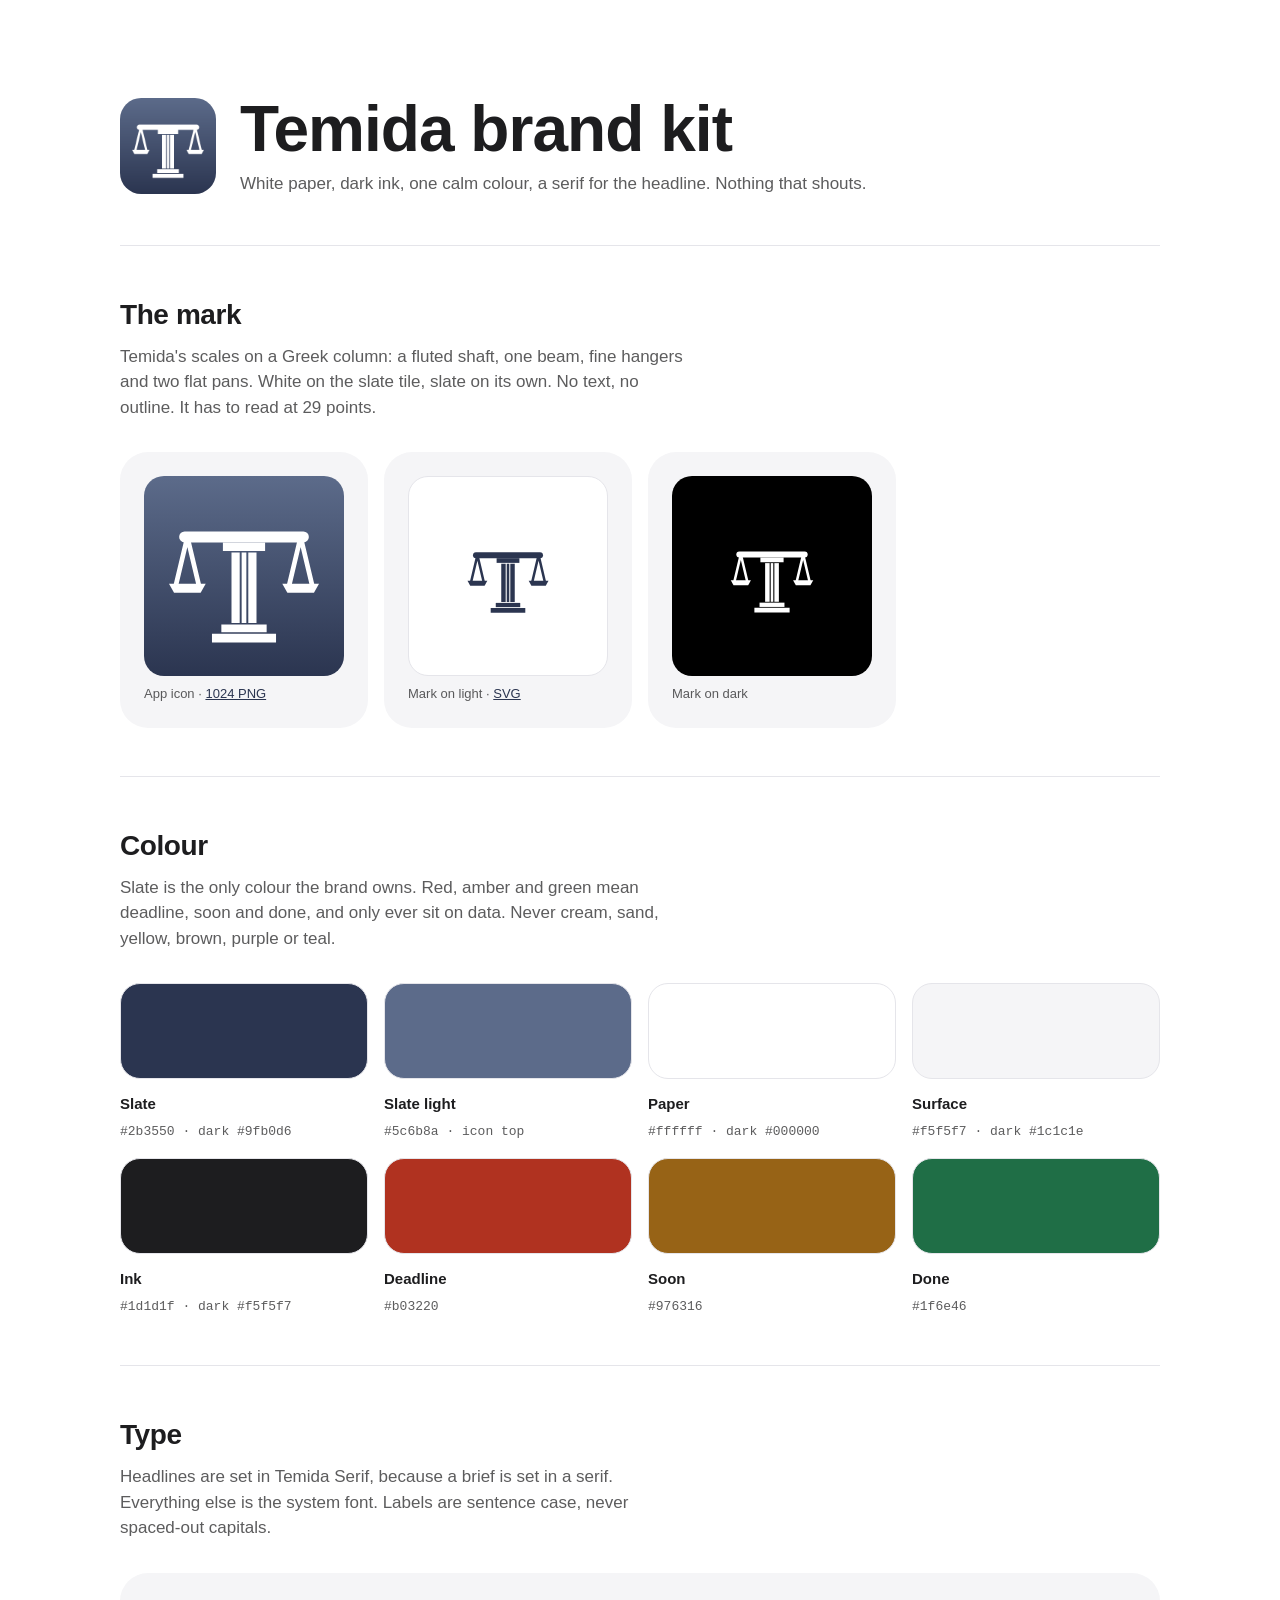
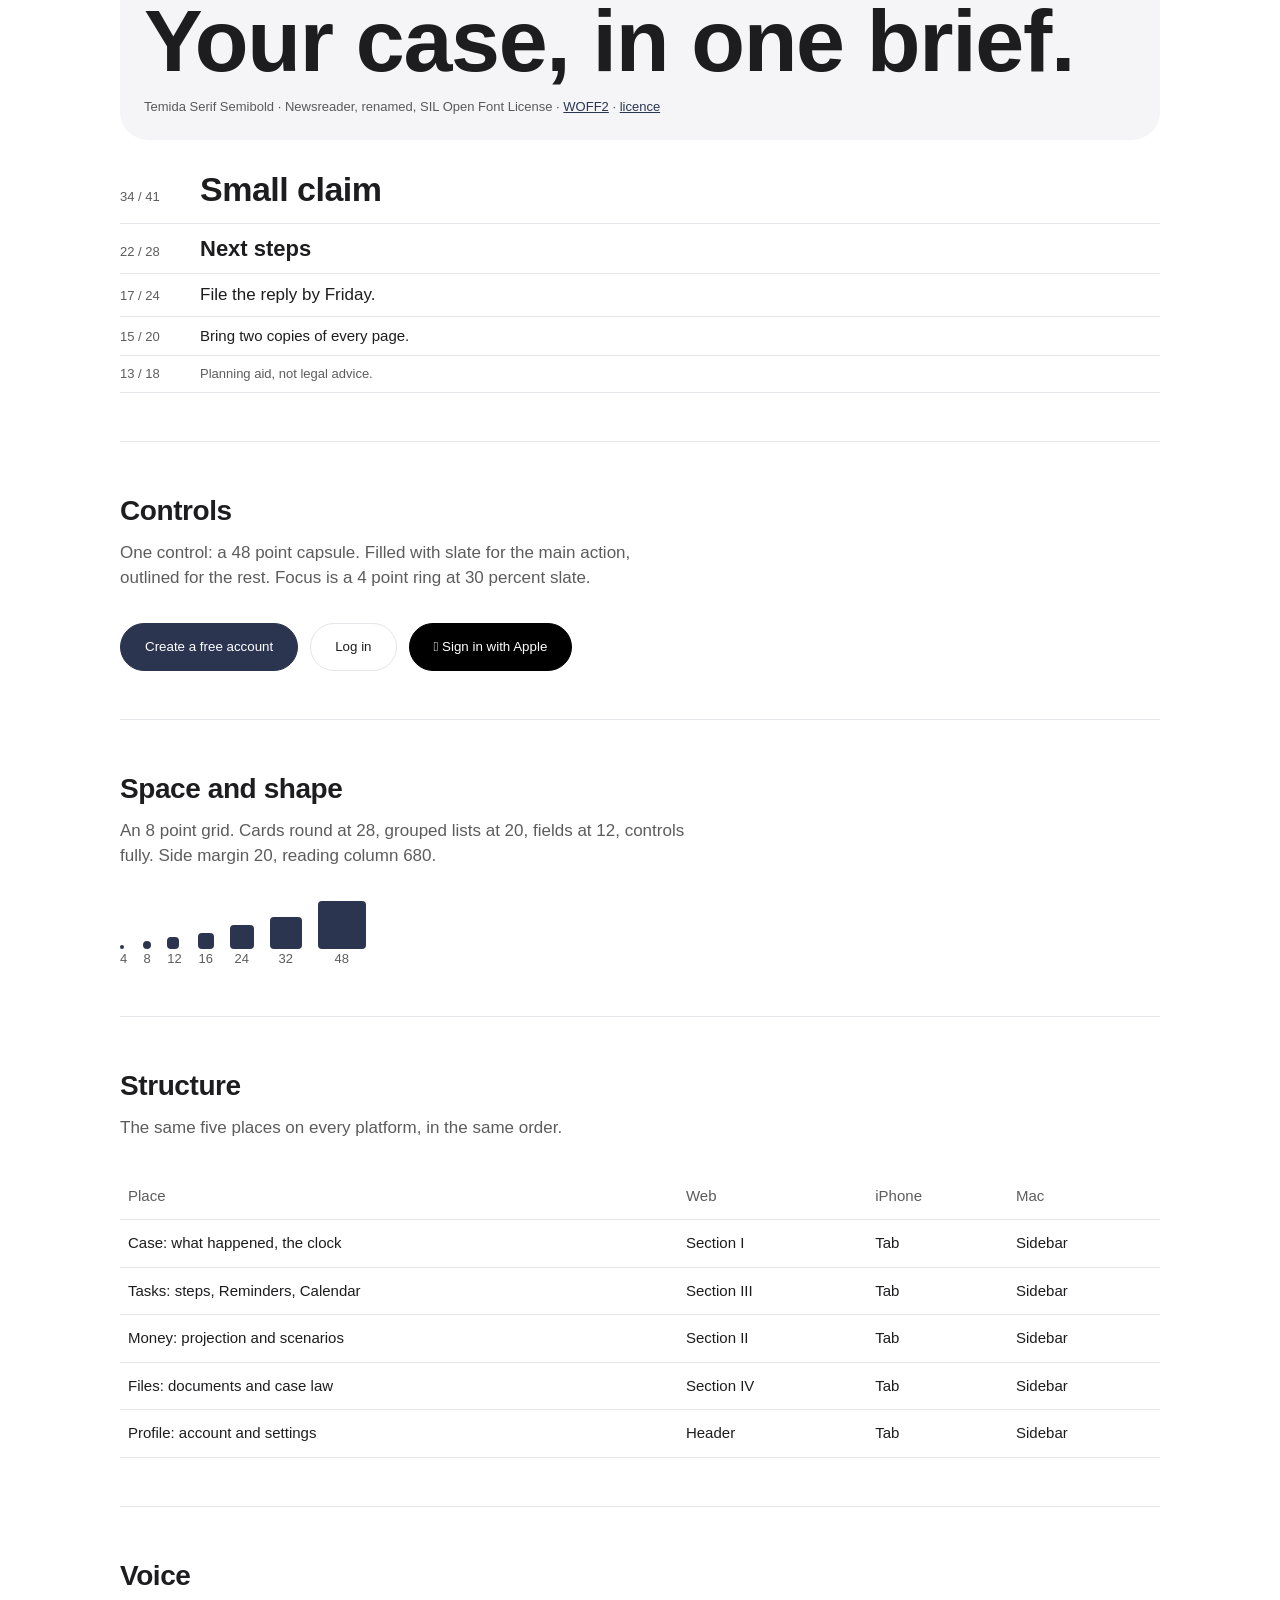
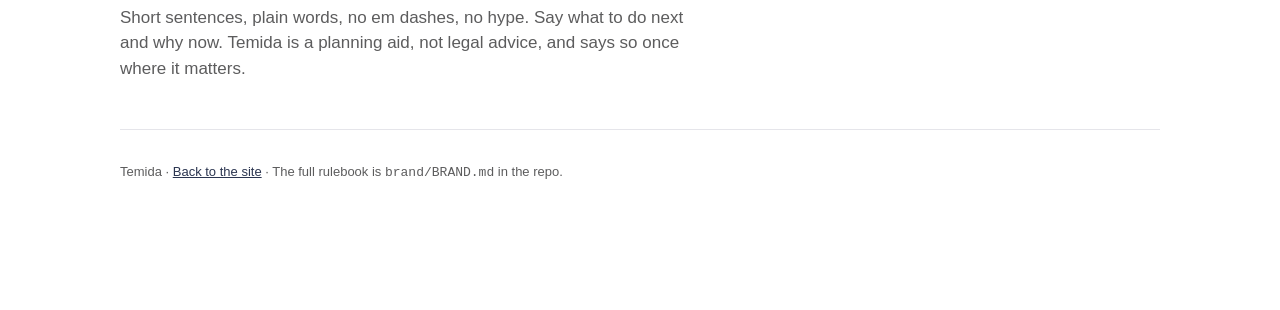
<file: web/brand/index.html>
<!DOCTYPE html>
<html lang="en">
<head>
<meta charset="UTF-8">
<meta name="viewport" content="width=device-width, initial-scale=1.0">
<title>Temida brand kit</title>
<meta name="description" content="The Temida mark, icon, colours, type and controls, in one page.">
<link rel="icon" type="image/svg+xml" href="../favicon.svg">
<link rel="stylesheet" href="../tokens.css?v=3">
<style>
  :root { color-scheme: light dark; --accent: #2b3550; --bg: #fff; --bg2: #f5f5f7; --text: #1d1d1f; --text2: rgba(29,29,31,.72); --line: #e5e5ea; }
  @media (prefers-color-scheme: dark) { :root { --accent: #9fb0d6; --bg: #000; --bg2: #1c1c1e; --text: #f5f5f7; --text2: rgba(245,245,247,.72); --line: #2c2c2e; } }
  * { box-sizing: border-box; }
  body { margin: 0; background: var(--bg); color: var(--text); font: 17px/1.5 -apple-system, BlinkMacSystemFont, "SF Pro Text", "Helvetica Neue", Helvetica, Arial, sans-serif; -webkit-font-smoothing: antialiased; }
  main { max-width: 1080px; margin: 0 auto; padding: 0 20px 96px; }
  h1, h2, .serif { font-family: var(--font-display); font-weight: 600; letter-spacing: -0.015em; }
  header { padding: 96px 0 48px; display: flex; gap: 24px; align-items: center; }
  header img { width: 96px; height: 96px; border-radius: 22%; }
  h1 { font-size: clamp(40px, 6vw, 64px); line-height: 1.05; margin: 0 0 8px; }
  header p { margin: 0; color: var(--text2); }
  section { padding: 48px 0; border-top: 1px solid var(--line); }
  h2 { font-size: 28px; margin: 0 0 8px; }
  .lede { color: var(--text2); margin: 0 0 32px; max-width: 60ch; }
  .grid { display: grid; gap: 16px; grid-template-columns: repeat(auto-fill, minmax(220px, 1fr)); }
  .card { background: var(--bg2); border-radius: 28px; padding: 24px; }
  .card small { display: block; color: var(--text2); font-size: 13px; margin-top: 8px; }
  .tile { aspect-ratio: 1; border-radius: 20px; display: grid; place-items: center; }
  .tile img { width: 55%; }
  .dark { background: #000; } .light { background: #fff; border: 1px solid var(--line); }
  .sw { height: 96px; border-radius: 20px; margin-bottom: 12px; border: 1px solid var(--line); }
  .sw + b { font-size: 15px; } code { font: 13px ui-monospace, "SF Mono", Menlo, monospace; color: var(--text2); }
  .spec { font-size: clamp(44px, 8vw, 88px); line-height: 1; margin: 0 0 12px; }
  .scale div { display: flex; align-items: baseline; gap: 16px; padding: 8px 0; border-bottom: 1px solid var(--line); }
  .scale span { width: 64px; flex: none; color: var(--text2); font-size: 13px; }
  .btns { display: flex; flex-wrap: wrap; gap: 12px; }
  .btn { height: 48px; padding: 0 24px; border-radius: 999px; border: 1px solid var(--line); background: transparent; color: var(--text); font: 600 15px/1 inherit; display: inline-flex; align-items: center; gap: 10px; }
  .btn.solid { background: var(--accent); border-color: var(--accent); color: #fff; }
  @media (prefers-color-scheme: dark) { .btn.solid { color: #0b0f1a; } }
  .space { display: flex; align-items: flex-end; gap: 16px; flex-wrap: wrap; }
  .space i { display: block; background: var(--accent); border-radius: 4px; }
  .space div { text-align: center; font-size: 13px; color: var(--text2); }
  table { width: 100%; border-collapse: collapse; font-size: 15px; }
  td, th { text-align: left; padding: 12px 8px; border-bottom: 1px solid var(--line); }
  th { color: var(--text2); font-weight: 500; }
  a { color: var(--accent); }
  footer { padding: 32px 0; color: var(--text2); font-size: 13px; border-top: 1px solid var(--line); }
</style>
</head>
<body>
<main>
  <header>
    <img src="icon-1024.png" alt="The Temida icon: scales on a Greek column, on a slate tile">
    <div>
      <h1>Temida brand kit</h1>
      <p>White paper, dark ink, one calm colour, a serif for the headline. Nothing that shouts.</p>
    </div>
  </header>

  <section>
    <h2>The mark</h2>
    <p class="lede">Temida's scales on a Greek column: a fluted shaft, one beam, fine hangers and two flat pans. White on the slate tile, slate on its own. No text, no outline. It has to read at 29 points.</p>
    <div class="grid">
      <div class="card"><div class="tile" style="background:linear-gradient(#5c6b8a,#2b3550)"><img src="../icon.svg" alt="" style="width:100%;border-radius:20px"></div><small>App icon · <a href="icon-1024.png" download>1024 PNG</a></small></div>
      <div class="card"><div class="tile light"><img src="mark-slate.svg" alt=""></div><small>Mark on light · <a href="mark.svg" download>SVG</a></small></div>
      <div class="card"><div class="tile dark"><img src="mark-white.svg" alt=""></div><small>Mark on dark</small></div>
    </div>
  </section>

  <section>
    <h2>Colour</h2>
    <p class="lede">Slate is the only colour the brand owns. Red, amber and green mean deadline, soon and done, and only ever sit on data. Never cream, sand, yellow, brown, purple or teal.</p>
    <div class="grid">
      <div><div class="sw" style="background:#2b3550"></div><b>Slate</b><br><code>#2b3550 · dark #9fb0d6</code></div>
      <div><div class="sw" style="background:#5c6b8a"></div><b>Slate light</b><br><code>#5c6b8a · icon top</code></div>
      <div><div class="sw" style="background:#fff"></div><b>Paper</b><br><code>#ffffff · dark #000000</code></div>
      <div><div class="sw" style="background:#f5f5f7"></div><b>Surface</b><br><code>#f5f5f7 · dark #1c1c1e</code></div>
      <div><div class="sw" style="background:#1d1d1f"></div><b>Ink</b><br><code>#1d1d1f · dark #f5f5f7</code></div>
      <div><div class="sw" style="background:#b03220"></div><b>Deadline</b><br><code>#b03220</code></div>
      <div><div class="sw" style="background:#976316"></div><b>Soon</b><br><code>#976316</code></div>
      <div><div class="sw" style="background:#1f6e46"></div><b>Done</b><br><code>#1f6e46</code></div>
    </div>
  </section>

  <section>
    <h2>Type</h2>
    <p class="lede">Headlines are set in Temida Serif, because a brief is set in a serif. Everything else is the system font. Labels are sentence case, never spaced-out capitals.</p>
    <div class="card" style="margin-bottom:16px">
      <p class="spec serif">Your case, in one brief.</p>
      <small>Temida Serif Semibold · Newsreader, renamed, SIL Open Font License · <a href="../fonts/TemidaSerif-Semibold.woff2" download>WOFF2</a> · <a href="../fonts/OFL.txt">licence</a></small>
    </div>
    <div class="scale">
      <div><span>34 / 41</span><strong class="serif" style="font-size:34px">Small claim</strong></div>
      <div><span>22 / 28</span><strong style="font-size:22px">Next steps</strong></div>
      <div><span>17 / 24</span><span style="width:auto;color:var(--text);font-size:17px">File the reply by Friday.</span></div>
      <div><span>15 / 20</span><span style="width:auto;color:var(--text);font-size:15px">Bring two copies of every page.</span></div>
      <div><span>13 / 18</span><span style="width:auto;font-size:13px">Planning aid, not legal advice.</span></div>
    </div>
  </section>

  <section>
    <h2>Controls</h2>
    <p class="lede">One control: a 48 point capsule. Filled with slate for the main action, outlined for the rest. Focus is a 4 point ring at 30 percent slate.</p>
    <div class="btns">
      <button class="btn solid" type="button">Create a free account</button>
      <button class="btn" type="button">Log in</button>
      <button class="btn" type="button" style="background:#000;color:#fff;border-color:#000">&#63743; Sign in with Apple</button>
    </div>
  </section>

  <section>
    <h2>Space and shape</h2>
    <p class="lede">An 8 point grid. Cards round at 28, grouped lists at 20, fields at 12, controls fully. Side margin 20, reading column 680.</p>
    <div class="space">
      <div><i style="width:4px;height:4px"></i>4</div><div><i style="width:8px;height:8px"></i>8</div><div><i style="width:12px;height:12px"></i>12</div>
      <div><i style="width:16px;height:16px"></i>16</div><div><i style="width:24px;height:24px"></i>24</div><div><i style="width:32px;height:32px"></i>32</div><div><i style="width:48px;height:48px"></i>48</div>
    </div>
  </section>

  <section>
    <h2>Structure</h2>
    <p class="lede">The same five places on every platform, in the same order.</p>
    <table>
      <tr><th scope="col">Place</th><th>Web</th><th>iPhone</th><th>Mac</th></tr>
      <tr><td>Case: what happened, the clock</td><td>Section I</td><td>Tab</td><td>Sidebar</td></tr>
      <tr><td>Tasks: steps, Reminders, Calendar</td><td>Section III</td><td>Tab</td><td>Sidebar</td></tr>
      <tr><td>Money: projection and scenarios</td><td>Section II</td><td>Tab</td><td>Sidebar</td></tr>
      <tr><td>Files: documents and case law</td><td>Section IV</td><td>Tab</td><td>Sidebar</td></tr>
      <tr><td>Profile: account and settings</td><td>Header</td><td>Tab</td><td>Sidebar</td></tr>
    </table>
  </section>

  <section>
    <h2>Voice</h2>
    <p class="lede" style="margin:0">Short sentences, plain words, no em dashes, no hype. Say what to do next and why now. Temida is a planning aid, not legal advice, and says so once where it matters.</p>
  </section>

  <footer>Temida · <a href="../">Back to the site</a> · The full rulebook is <code>brand/BRAND.md</code> in the repo.</footer>
</main>
</body>
</html>
</file>
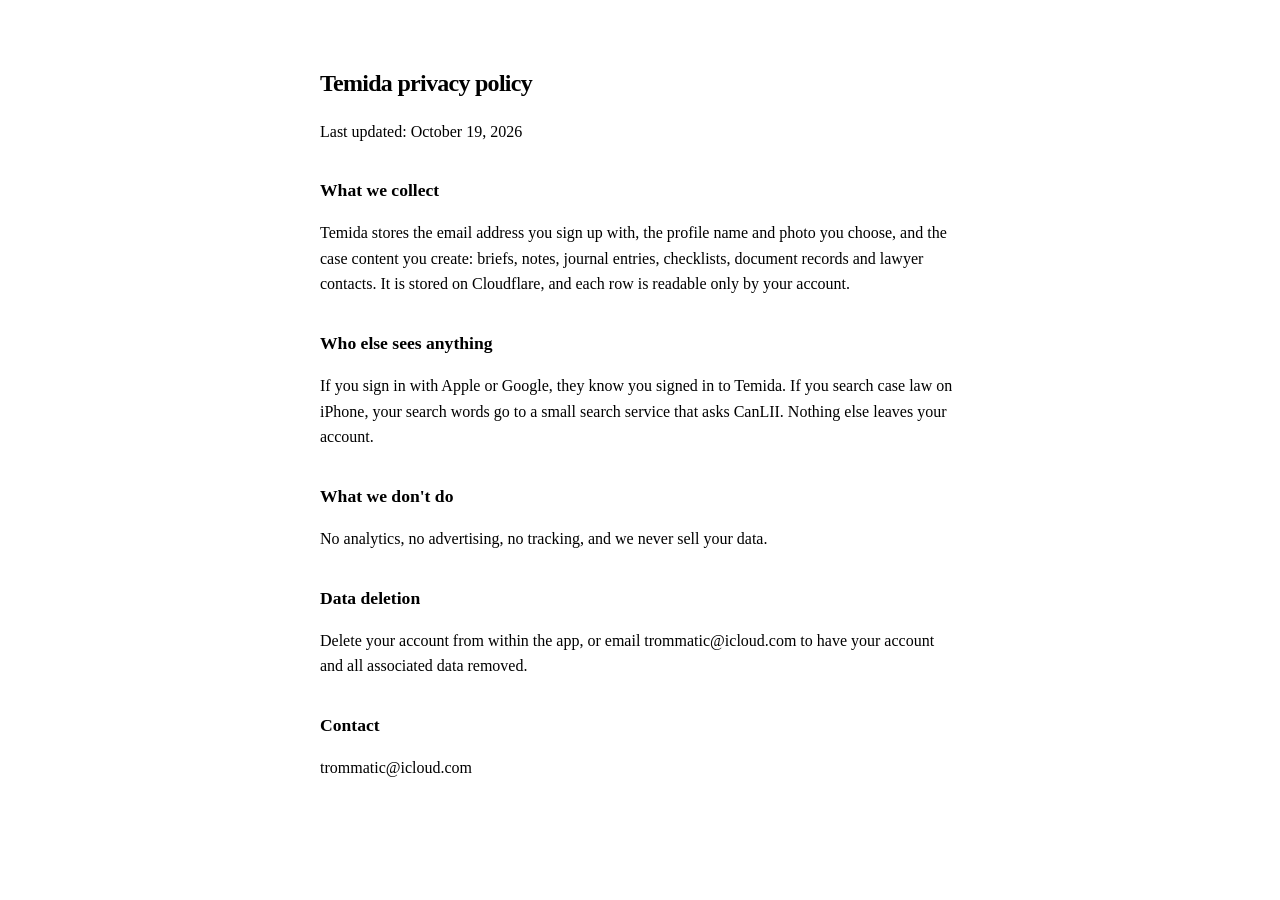
<file: web/privacy.html>
<!DOCTYPE html>
<html lang="en">
<head>
<meta charset="UTF-8">
<meta name="viewport" content="width=device-width, initial-scale=1.0">
<title>Temida privacy policy</title>
<link rel="stylesheet" href="tokens.css">
<style>
/* Surfaces and type come from tokens.css, the same house tokens the app uses.
   Aliases sit on body so they resolve against the [data-theme] attribute the
   shared tokens publish their dark palette at. */
body {
  --ink: var(--text);
  --sans: var(--font-body);
  font-family: var(--sans);
  background: var(--bg);
  color: var(--ink);
  max-width: 640px;
  margin: 0 auto;
  padding: 48px 24px;
  line-height: 1.6;
  -webkit-font-smoothing: antialiased;
}
h1 { font-size: 1.5rem; letter-spacing: -0.03em; }
h2 { font-size: 1.1rem; margin-top: 2rem; }
a { color: var(--link, var(--accent)); }
</style>
</head>
<body>
<main>
<h1>Temida privacy policy</h1>
<p>Last updated: October 19, 2026</p>
<h2>What we collect</h2>
<p>Temida stores the email address you sign up with, the profile name and photo you choose, and the case content you create: briefs, notes, journal entries, checklists, document records and lawyer contacts. It is stored on Cloudflare, and each row is readable only by your account.</p>
<h2>Who else sees anything</h2>
<p>If you sign in with Apple or Google, they know you signed in to Temida. If you search case law on iPhone, your search words go to a small search service that asks CanLII. Nothing else leaves your account.</p>
<h2>What we don't do</h2>
<p>No analytics, no advertising, no tracking, and we never sell your data.</p>
<h2>Data deletion</h2>
<p>Delete your account from within the app, or email trommatic@icloud.com to have your account and all associated data removed.</p>
<h2>Contact</h2>
<p>trommatic@icloud.com</p>
</main>
</body>
</html>
</file>
<file: web/tokens.css>
@import url('https://jaybulb.com/tokens.css');

/* Headlines use the same system face as interface text (#11). */
:root { --font-display: var(--font-body); } /* one face everywhere (#11) */
</file>
